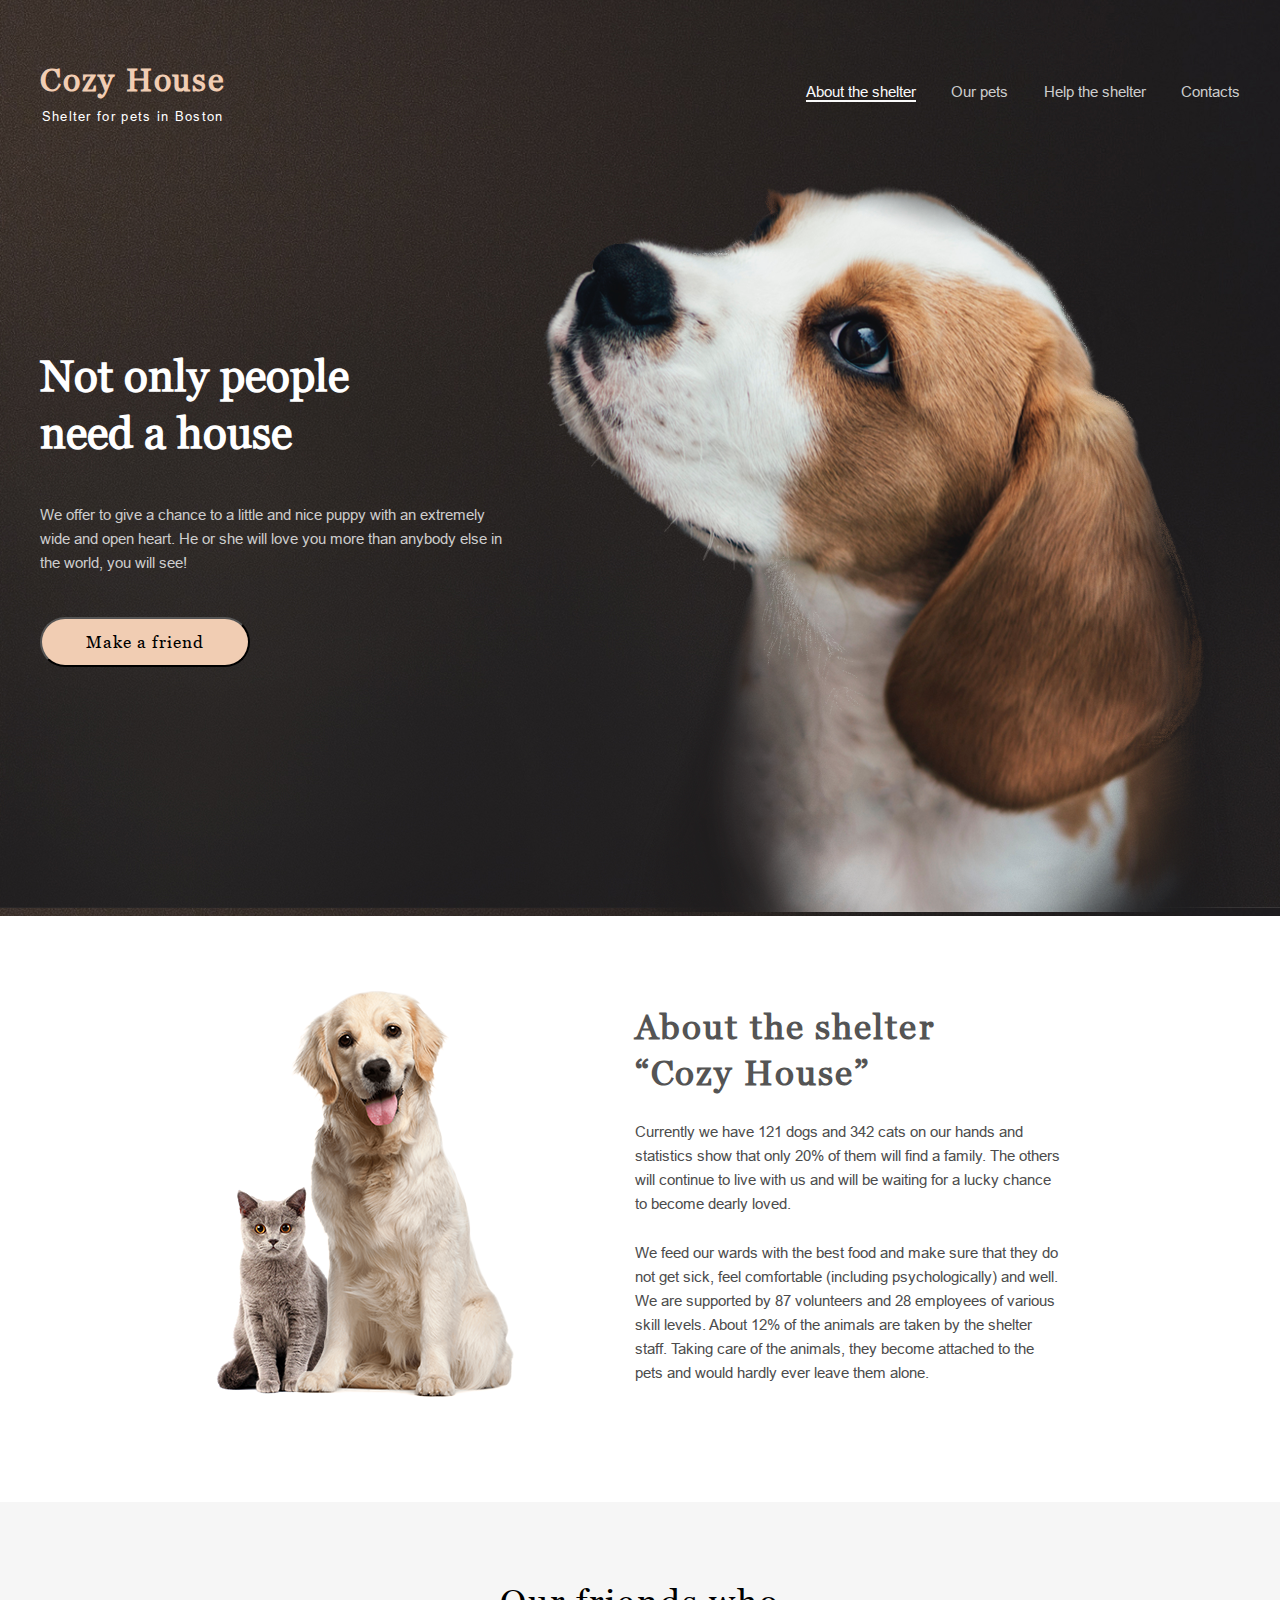
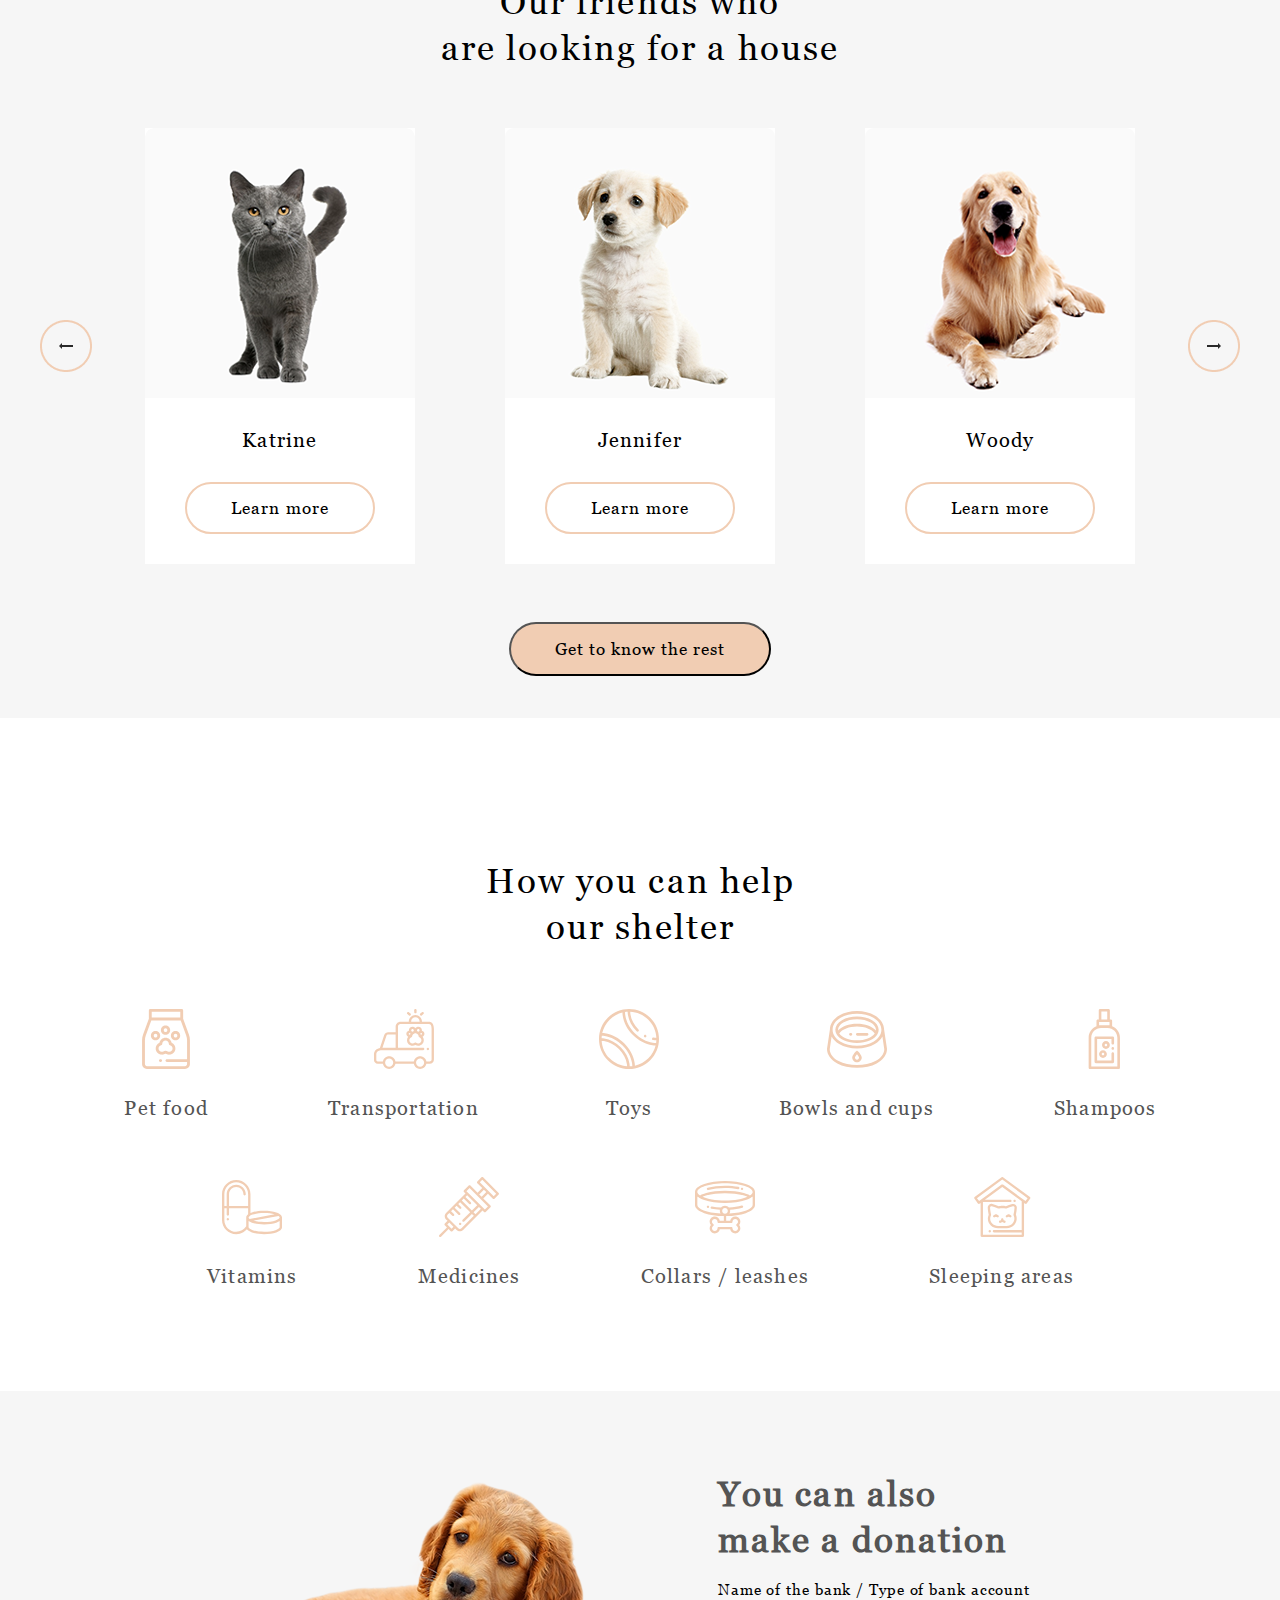
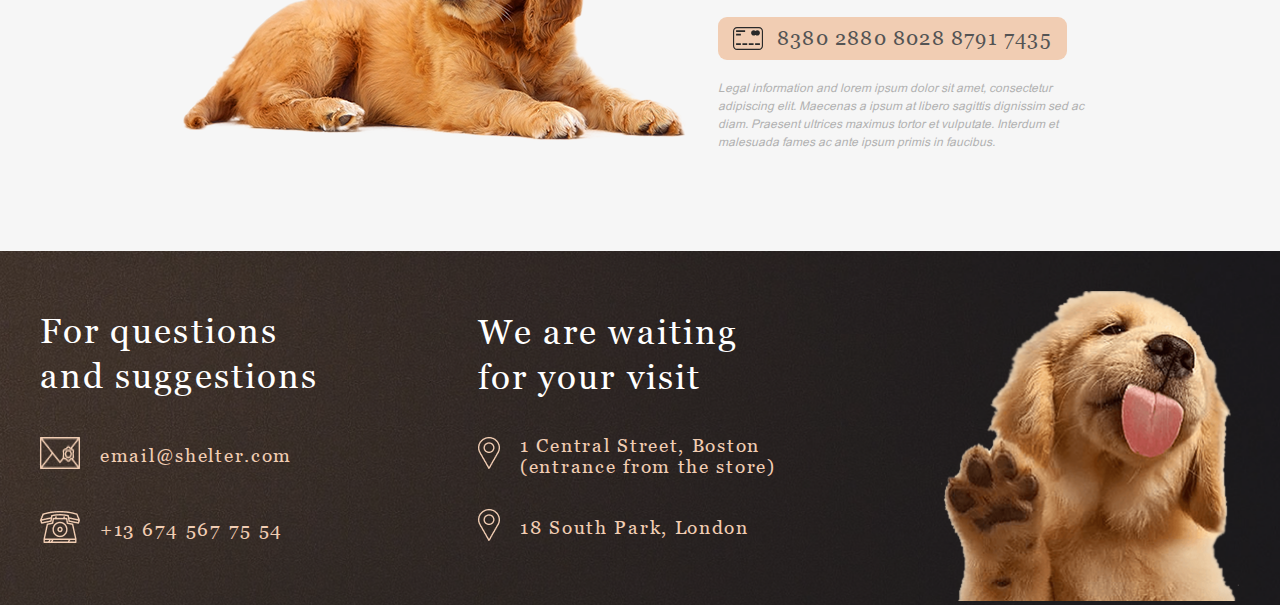
<file: pages/main/index.html>
<!DOCTYPE html>
<html lang="en">
  <head>
    <meta charset="UTF-8" />
    <meta http-equiv="X-UA-Compatible" content="IE=edge" />
    <meta name="viewport" content="width=device-width, initial-scale=1.0" />
    <link rel="stylesheet" href="style.css" />
    <title>Shelter</title>
  </head>
  <body>
    <section class="container section-main">
      <div class="dom-main-header dom-display-none">
        <nav class="dom-nav-width">
          <ul class="header-ul dom-header-ul">
            <li class="about-shelter"><a href="">About the shelter</a></li>
            <li class="hover-efects">
              <a class="dom-nav-event" href="../pets/index.html">Our pets</a>
            </li>
            <li class="hover-efects">
              <a class="dom-nav-event" href="#help-jump">Help the shelter</a>
            </li>
            <li class="hover-efects"><a class="dom-nav-event" href="#footer">Contacts</a></li>
          </ul>
        </nav>
        <div class="dom-header-dim"></div>
      </div>
      <header class="header">
        <div class="logo dom-logo">
          <a href="../main/index.html"
            ><h1 class="logo-bg">Cozy House</h1>
            <p class="logo-sm">Shelter for pets in Boston</p></a
          >
        </div>
        <img
          class="default-display-none dom-burger"
          src="../../assets/images/Burger.png"
          alt="burger icon"
        />
        <nav class="display-none-helper-mobile">
          <ul class="header-ul">
            <li class="about-shelter"><a href="">About the shelter</a></li>
            <li class="hover-efects">
              <a href="../pets/index.html">Our pets</a>
            </li>
            <li class="hover-efects">
              <a href="#help-jump">Help the shelter</a>
            </li>
            <li class="hover-efects"><a href="#footer">Contacts</a></li>
          </ul>
        </nav>
      </header>
      <main class="section-1-main">
        <article class="main-article">
          <h2 class="not-only-heading">Not only people need a house</h2>
          <p class="not-only-paragraph">
            We offer to give a chance to a little and nice puppy with an
            extremely wide and open heart. He or she will love you more than
            anybody else in the world, you will see!
          </p>
          <a href="#friends"
            ><button class="btn btn-get-to-know-make padding-make">
              Make a friend
            </button></a
          >
        </article>
        <div class="starter-puppy-wraper">
          <img
            src="../../assets/images/start-screen-puppy.png"
            alt="An image of a puppy"
          />
        </div>
      </main>
    </section>
    <section class="container section-about" id="help-shelter">
      <div class="padding-warpper">
        <img src="../../assets/images/about-pets.png" alt="" />
      </div>
      <article class="section-about-article">
        <h2 class="section-about-heading">
          About the shelter &ldquo;Cozy House&rdquo;
        </h2>
        <p class="section-about-paragraph">
          Currently we have 121 dogs and 342 cats on our hands and statistics
          show that only 20% of them will find a family. The others will
          continue to live with us and will be waiting for a lucky chance to
          become dearly loved.
        </p>
        <p class="section-about-paragraph">
          We feed our wards with the best food and make sure that they do not
          get sick, feel comfortable (including psychologically) and well. We
          are supported by 87 volunteers and 28 employees of various skill
          levels. About 12% of the animals are taken by the shelter staff.
          Taking care of the animals, they become attached to the pets and would
          hardly ever leave them alone.
        </p>
      </article>
    </section>
    <section class="section-our-friends container" id="friends">
      <p class="our-friends-paragraph">
        Our friends who <br />
        are looking for a house
      </p>
      <article class="our-friends-article">
        <img
          class="arrow-image arrow-left-grid dom-arrow-left"
          src="../../assets/images/button_arrow_left.png"
          alt="an arrow image"
        />
        <div class="our-section-flex">
          <div class="our-section-card dom-pets-box">
            <img src="../../assets/images/pets-katrine.png" alt="" />
            <p>Katrine</p>
            <button class="btn btn-card">Learn more</button>
          </div>
          <div class="our-section-card display-none-helper-mobile dom-pets-box">
            <img src="../../assets/images/pets-jennifer.png" alt="" />
            <p>Jennifer</p>
            <button class="btn btn-card">Learn more</button>
          </div>
          <div
            class="our-section-card display-none-helper-tablet display-none-helper-mobile dom-pets-box"
          >
            <img src="../../assets/images/pets-woody.png" alt="" />
            <p>Woody</p>
            <button class="btn btn-card">Learn more</button>
          </div>
        </div>
        <img
          class="arrow-image arrow-right-grid dom-arrow-right"
          src="../../assets/images/button_arrow_right.png"
          alt="an arrow image"
        />
      </article>
      <a href="../../pages/pets/index.html">
        <button class="btn btn-get-to-know-make">
          Get to know the rest
        </button></a
      >
    </section>
    <section class="section-help-us container" id="help-jump">
      <p class="help-us-paragraph">
        How you can help <br />
        our shelter
      </p>
      <div class="help-us-images-first">
        <div>
          <img
            src="../../assets/images/icon-pet-food.svg"
            alt="picutre of a pet food"
          />
          <p>Pet food</p>
        </div>
        <div>
          <img
            src="../../assets/images/icon-transportation.svg"
            alt="picture of a car"
          />
          <p>Transportation</p>
        </div>
        <div>
          <img
            src="../../assets/images/icon-toys.svg"
            alt="picture of a dog toy"
          />
          <p>Toys</p>
        </div>
        <div>
          <img
            src="../../assets/images/icon-bowls-and-cups.svg"
            alt="image of a bowl and a cup"
          />
          <p>Bowls and cups</p>
        </div>
        <div>
          <img
            src="../../assets/images/icon-shampoos.svg"
            alt="image of a dog Shampoos"
          />
          <p>Shampoos</p>
        </div>
        <div>
          <img
            src="../../assets/images/icon-vitamins.svg"
            alt="image of a dog vitamin"
          />
          <p>Vitamins</p>
        </div>
        <div>
          <img
            src="../../assets/images/icon-medicines.svg"
            alt="image of a medicine"
          />
          <p>Medicines</p>
        </div>
        <div>
          <img
            src="../../assets/images/icon-collars-leashes.svg"
            alt="image of a collars Lashes"
          />
          <p>Collars / leashes</p>
        </div>
        <div>
          <img
            src="../../assets/images/icon-sleeping-area.svg"
            alt="image of a pet house"
          />
          <p>Sleeping areas</p>
        </div>
      </div>
    </section>
    <section class="section-donation container">
      <main class="section-donation-main">
        <div class="brown-dog-wrapper">
          <img
            src="../../assets/images/donation-dog.png"
            alt="image of a brown dog"
          />
        </div>
        <div class="donation-information">
          <h3 class="section-donation-heading">
            You can also <br />
            make a donation
          </h3>
          <p class="section-donation-paragraph">
            Name of the bank / Type of bank account
          </p>
          <div class="credit-card-div">
            <img
              src="../../assets/images/credit-card.svg"
              alt="icon of a credit card"
            />
            <p class="credit-card-number"><a>8380 2880 8028 8791 7435</a></p>
          </div>
          <p class="legal-text">
            Legal information and lorem ipsum dolor sit amet, consectetur
            adipiscing elit. Maecenas a ipsum at libero sagittis dignissim sed
            ac diam. Praesent ultrices maximus tortor et vulputate. Interdum et
            malesuada fames ac ante ipsum primis in faucibus.
          </p>
        </div>
      </main>
    </section>
    <footer class="footer container" id="footer">
      <div class="footer-cards-wrapper">
        <div class="footer-card">
          <h3>For questions and suggestions</h3>
          <div>
            <a href="mailto:amail@shelter.com">
              <img
                class="phone-email-img"
                src="../../assets/images/mail.png"
                alt="icon of email"
            /></a>
            <a href="mailto:amail@shelter.com"><p>email@shelter.com</p></a>
          </div>
          <div>
            <a href="tel:+13 674 567 75 54">
              <img
                class="phone-email-img"
                src="../../assets/images/phone.png"
                alt="icon phone"
            /></a>
            <a href="tel:+13 674 567 75 54"><p>+13 674 567 75 54</p></a>
          </div>
        </div>
        <div class="footer-card-2">
          <h3 class="margin-bottom-big">We are waiting for your visit</h3>
          <div class="margin-bottom-medium">
            <a
              href="https://www.google.com/maps/place/%E1%83%91%E1%83%94%E1%83%A0%E1%83%9B%E1%83%A3%E1%83%93%E1%83%90/@32.3192794,-64.8364403,12z/data=!3m1!4b1!4m5!3m4!1s0x8a2d139e8668b0a5:0x3cdffdc72c99b8bc!8m2!3d32.3178927!4d-64.7370243"
              target="_blank"
            >
              <img
                class="pin-img"
                src="../../assets/images/pin.png"
                alt="pin icon"
            /></a>
            <a
              href="https://www.google.com/maps/place/%E1%83%91%E1%83%94%E1%83%A0%E1%83%9B%E1%83%A3%E1%83%93%E1%83%90/@32.3192794,-64.8364403,12z/data=!3m1!4b1!4m5!3m4!1s0x8a2d139e8668b0a5:0x3cdffdc72c99b8bc!8m2!3d32.3178927!4d-64.7370243"
              target="_blank"
              ><p>1 Central Street, Boston (entrance from the store)</p></a
            >
          </div>
          <div>
            <a
              href="https://www.google.com/maps/place/%E1%83%91%E1%83%94%E1%83%A0%E1%83%9B%E1%83%A3%E1%83%93%E1%83%90/@32.3192794,-64.8364403,12z/data=!3m1!4b1!4m5!3m4!1s0x8a2d139e8668b0a5:0x3cdffdc72c99b8bc!8m2!3d32.3178927!4d-64.7370243"
              target="_blank"
            >
              <img
                class="pin-img"
                src="../../assets/images/pin.png"
                alt="pin icon"
            /></a>
            <a
              href="https://www.google.com/maps/place/%E1%83%91%E1%83%94%E1%83%A0%E1%83%9B%E1%83%A3%E1%83%93%E1%83%90/@32.3192794,-64.8364403,12z/data=!3m1!4b1!4m5!3m4!1s0x8a2d139e8668b0a5:0x3cdffdc72c99b8bc!8m2!3d32.3178927!4d-64.7370243"
              target="_blank"
            >
              <p>18 South Park, London</p></a
            >
          </div>
        </div>
      </div>
      <div class="img-test-wrapper">
        <img
          class="img-test"
          src="../../assets/images/footer-puppy.png"
          alt="picture of a cute dog"
        />
      </div>
    </footer>
    <script src="./script.js"></script>
  </body>
</html>
</file>
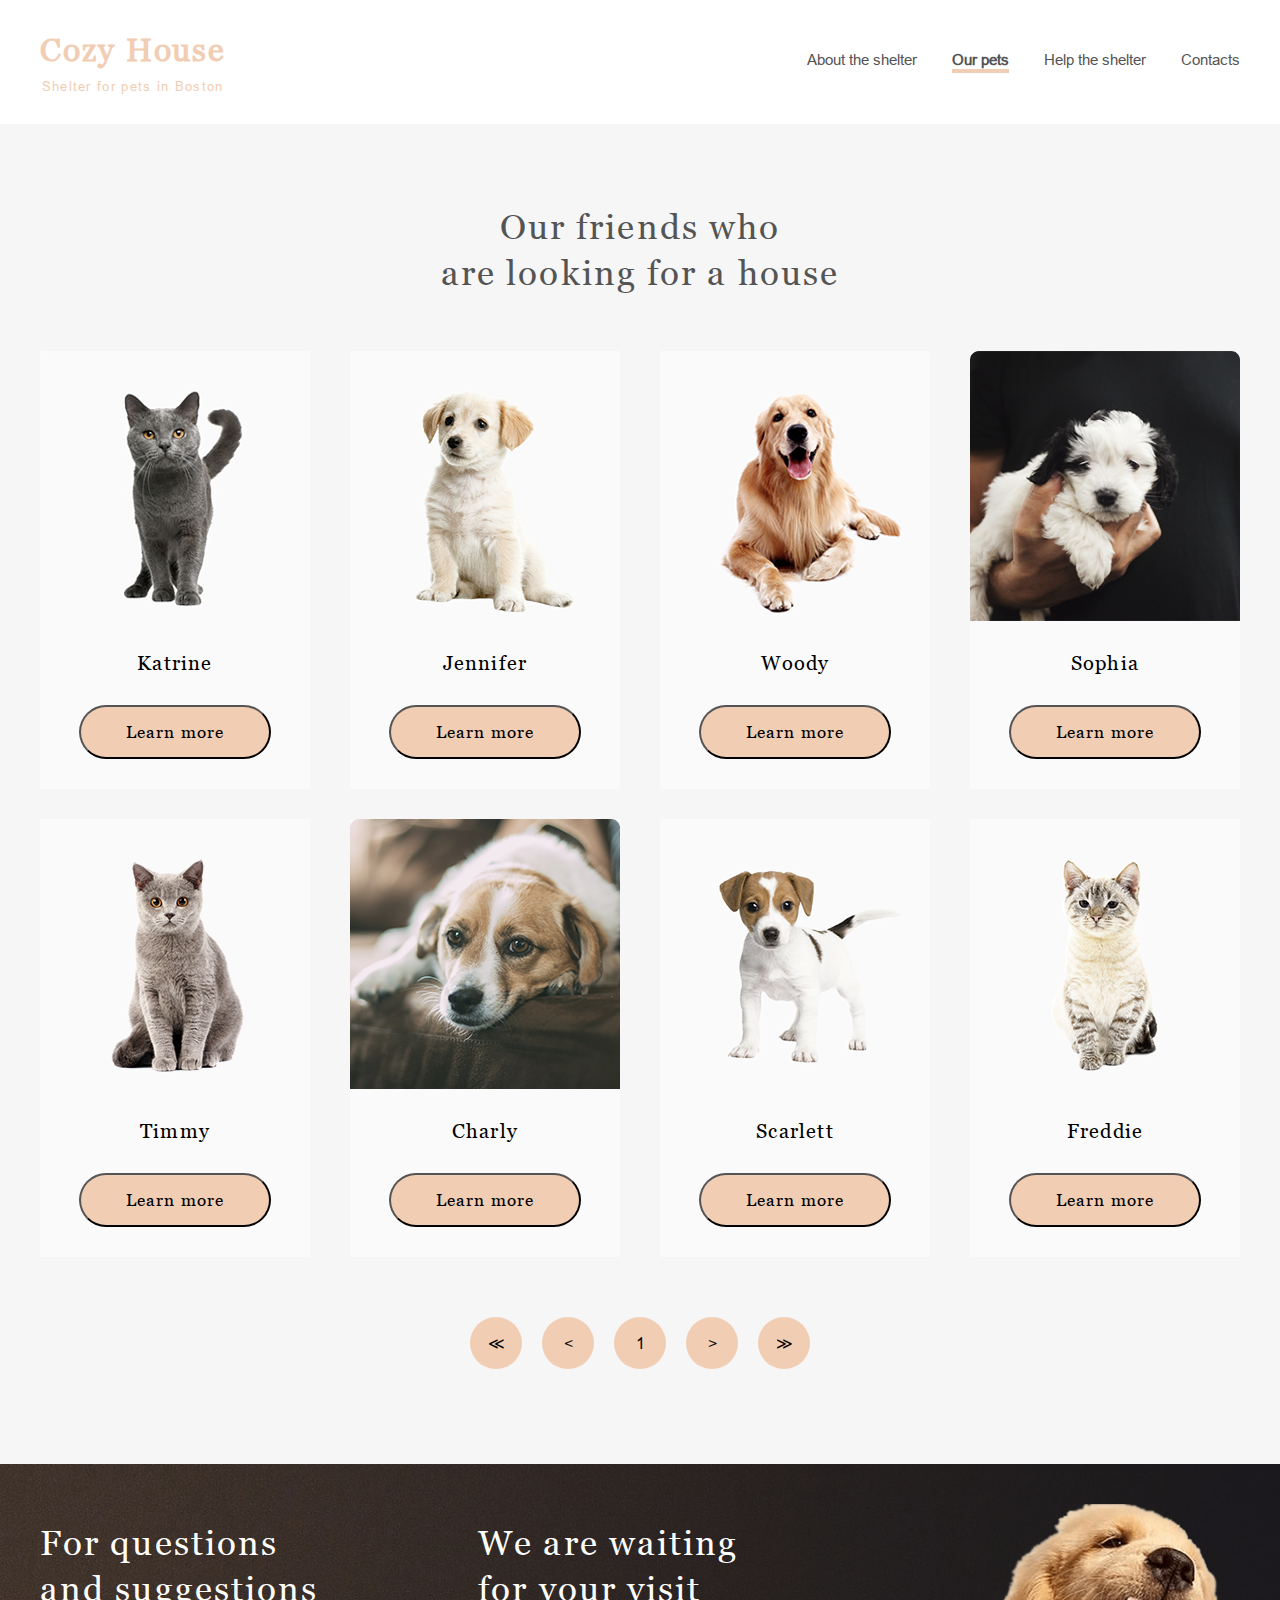
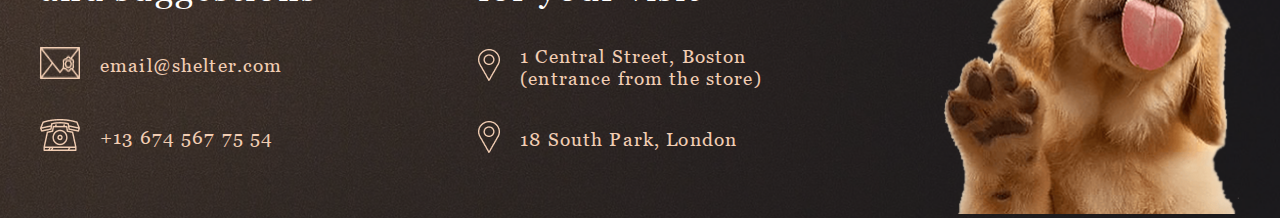
<file: pages/pets/index.html>
<!DOCTYPE html>
<html lang="en">
  <head>
    <meta charset="UTF-8" />
    <meta http-equiv="X-UA-Compatible" content="IE=edge" />
    <meta name="viewport" content="width=device-width, initial-scale=1.0" />
    <link rel="stylesheet" href="style.css" />
    <title>Document</title>
  </head>
  <body>
    <header class="header container"> 
      <div class="dom-main-header dom-display-none">
        <nav class="dom-nav-width">
          <ul class="header-ul dom-header-ul">
            <li class="about-shelter"><a href="../main/index.html#help-shelter">About the shelter</a></li>
            <li class="hover-efects dom-nav-event">
              <a href="../pets/index.html">Our pets</a>
            </li>
            <li class="hover-efects dom-nav-event">
              <a href="#help-jump">Help the shelter</a>
            </li>
            <li class="hover-efects dom-nav-event"><a href="#footer">Contacts</a></li>
          </ul>
        </nav>
        <div class="dom-header-dim"></div>
      </div>
      <div class="logo dom-logo">
        <a href="../main/index.html"
          ><h1 class="logo-bg">Cozy House</h1>
          <p class="logo-sm">Shelter for pets in Boston</p></a
        >
      </div>
      <img
        class="default-display-none dom-burger"
        src="../../assets/images/Burger.png"
        alt="burger icon"
      />
      <nav class="display-none-helper-mobile">
        <ul class="header-ul">
          <li class="about-shelter hover-efects">
            <a href="../main/index.html#help-shelter">About the shelter</a>
          </li>
          <li class="our-pets">
            <a href="../pets/index.html">Our pets</a>
          </li>
          <li class="hover-efects">
            <a href="../main/index.html#help-jump">Help the shelter</a>
          </li>
          <li class="hover-efects"><a href="#footer">Contacts</a></li>
        </ul>
      </nav>
    </header>
    <section class="our-pets-friends container">
      <p class="our-pets-heading">
        Our friends who <br />
        are looking for a house
      </p>
      <article class="our-pets-article">
        <div class="our-section-card dom-not-box dom-pets-box">
          <img src="../../assets/images/pets-katrine.png" alt="" />
          <p>Katrine</p>
          <button class="btn btn-card">Learn more</button>
        </div>
        <div class="our-section-card dom-not-box dom-pets-box">
          <img src="../../assets/images/pets-jennifer.png" alt="" />
          <p>Jennifer</p>
          <button class="btn btn-card">Learn more</button>
        </div>
        <div class="our-section-card dom-not-box dom-pets-box">
          <img src="../../assets/images/pets-woody.png" alt="" />
          <p>Woody</p>
          <button class="btn btn-card">Learn more</button>
        </div>
        <div class="our-section-card display-none-helper-mobile dom-not-box dom-pets-box">
          <img src="../../assets/images/pets-sophia.png" alt="" />
          <p>Sophia</p>
          <button class="btn btn-card">Learn more</button>
        </div>
        <div class="our-section-card display-none-helper-mobile dom-not-box dom-pets-box">
          <img src="../../assets/images/pets-timmy.png" alt="" />
          <p>Timmy</p>
          <button class="btn btn-card">Learn more</button>
        </div>
        <div class="our-section-card display-none-helper-mobile dom-not-box dom-pets-box">
          <img src="../../assets/images/pets-charly.png" alt="" />
          <p>Charly</p>
          <button class="btn btn-card">Learn more</button>
        </div>
        <div
          class="our-section-card helper-dissapear-tablet display-none-helper-mobile dom-not-box dom-pets-box"
        >
          <img src="../../assets/images/pets-scarlet.png" alt="" />
          <p>Scarlett</p>
          <button class="btn btn-card">Learn more</button>
        </div>
        <div
          class="our-section-card helper-dissapear-tablet display-none-helper-mobile dom-not-box dom-pets-box"
        >
          <img src="../../assets/images/pets-freddie.png" alt="" />
          <p>Freddie</p>
          <button class="btn btn-card">Learn more</button>
        </div>
      </article>
      <div class="icons-div">
        <button>
          <div class="new-guest pointer-button dom-double-minus arrow-disable">
            <p>&#8810;</p>
          </div>
        </button>
        <button>
          <div class="new-guest pointer-button dom-pagination-minus arrow-disable">
            <p>&#60;</p>
          </div>
        </button>
        <button>
          <div class="new-guest pointer-button dom-pagination-button">
            <p>1</p>
          </div>
        </button>
        <button>
          <div class="new-guest pointer-button dom-pointer-button">
            <p>&#62;</p>
          </div>
        </button>
        <button>
          <div class="new-guest pointer-button dom-double-arrow-plus">
            <p>&#8811;</p>
          </div>
        </button>
      </div>
    </section>
    <footer class="footer container" id="footer">
      <div class="footer-cards-wrapper">
        <div class="footer-card">
          <h3>For questions and suggestions</h3>
          <div>
            <a href="mailto:amail@shelter.com">
              <img
                class="phone-email-img"
                src="../../assets/images/mail.png"
                alt="icon of email"
            /></a>
            <a href="mailto:amail@shelter.com"><p>email@shelter.com</p></a>
          </div>
          <div>
            <a href="tel:+13 674 567 75 54">
              <img
                class="phone-email-img phone-img"
                src="../../assets/images/phone.png"
                alt="icon phone"
            /></a>
            <a href="tel:+13 674 567 75 54"><p>+13 674 567 75 54</p></a>
          </div>
        </div>
        <div class="footer-card-2">
          <h3 class="margin-bottom-big">We are waiting for your visit</h3>
          <div class="margin-bottom-medium">
            <a
              href="https://www.google.com/maps/place/%E1%83%91%E1%83%94%E1%83%A0%E1%83%9B%E1%83%A3%E1%83%93%E1%83%90/@32.3192794,-64.8364403,12z/data=!3m1!4b1!4m5!3m4!1s0x8a2d139e8668b0a5:0x3cdffdc72c99b8bc!8m2!3d32.3178927!4d-64.7370243"
              target="_blank"
            >
              <img
                class="pin-img"
                src="../../assets/images/pin.png"
                alt="pin icon"
            /></a>
            <a
              href="https://www.google.com/maps/place/%E1%83%91%E1%83%94%E1%83%A0%E1%83%9B%E1%83%A3%E1%83%93%E1%83%90/@32.3192794,-64.8364403,12z/data=!3m1!4b1!4m5!3m4!1s0x8a2d139e8668b0a5:0x3cdffdc72c99b8bc!8m2!3d32.3178927!4d-64.7370243"
              target="_blank"
              ><p>1 Central Street, Boston (entrance from the store)</p></a
            >
          </div>
          <div>
            <a
              href="https://www.google.com/maps/place/%E1%83%91%E1%83%94%E1%83%A0%E1%83%9B%E1%83%A3%E1%83%93%E1%83%90/@32.3192794,-64.8364403,12z/data=!3m1!4b1!4m5!3m4!1s0x8a2d139e8668b0a5:0x3cdffdc72c99b8bc!8m2!3d32.3178927!4d-64.7370243"
              target="_blank"
            >
              <img
                class="pin-img"
                src="../../assets/images/pin.png"
                alt="pin icon"
            /></a>
            <a
              href="https://www.google.com/maps/place/%E1%83%91%E1%83%94%E1%83%A0%E1%83%9B%E1%83%A3%E1%83%93%E1%83%90/@32.3192794,-64.8364403,12z/data=!3m1!4b1!4m5!3m4!1s0x8a2d139e8668b0a5:0x3cdffdc72c99b8bc!8m2!3d32.3178927!4d-64.7370243"
              target="_blank"
            >
              <p>18 South Park, London</p></a
            >
          </div>
        </div>
      </div>
      <div class="img-test-wrapper">
        <img
          class="img-test"
          src="../../assets/images/footer-puppy.png"
          alt="picture of a cute dog"
        />
      </div>
      <div class="dom-arrow-left dom-arrow-right" style="display: none;"></div>
    </footer>
    <script src="../main/script.js"></script>
    <script src="./script.js" ></script>
  </body>
</html>
</file>
<file: pages/main/style.css>
/* Start of General */
@font-face {
  font-family: Arial;
  src: url(../../assets/fonts/ARIAL.ttf);
}

@font-face {
  font-family: Georgia;
  src: url(../../assets/fonts/Georgia.ttf);
}

* {
  margin: 0;
  padding: 0;
  box-sizing: border-box;
  text-decoration: none;
  list-style: none;
}

html {
  font-size: 62.5%;
}

body {
  background-color: #ffd7ba;
  font-size: 1.6rem;
}

img {
  max-width: 100%;
}

.li-none {
  list-style: none;
}

.container {
  max-width: 1280px;
  margin: 0 auto;
}

.default-display-none {
  display: none;
}

.btn {
  background-color: #f1cdb3;
  border-radius: 10rem;
  padding: 1.3rem 4.4rem;
  font-size: 1.7rem;
  letter-spacing: 0.06em;
  font-family: Georgia, "Times New Roman", Times, serif;
  cursor: pointer;
  transition: transform 0.2s ease-in;
}

.btn.btn-get-to-know-make.padding-make {
  padding: 1.3rem 4.4rem;
}

.margin-bottom-small {
  margin-bottom: 2.5rem;
}

.margin-bottom-medium {
  margin-bottom: 3.2rem;
}

.margin-bottom-big {
  margin-bottom: 3.4rem;
}

/* End of General */

.section-main {
  background-image: url("../../assets/images/start-screen-background.jpg");
  padding: 6rem 4rem 0 4rem;
}

.header {
  display: flex;
  justify-content: space-between;
  align-items: center;
}

.header-ul {
  display: flex;
  gap: 3.55rem;
}

.header-ul li a {
  color: #cdcdcd;
  font-size: 1.5rem;
  font-family: Arial, Helvetica, sans-serif;
}

.header-ul .about-shelter a {
  border-bottom: 2px solid #fafafa;
  color: #fafafa;
}

.hover-efects a:active,
.hover-efects a:hover {
  color: rgb(207, 115, 115);
}

.logo-bg {
  color: #f1cdb3;
  font-size: 3.2rem;
  letter-spacing: 0.06em;
  font-family: Georgia, "Times New Roman", Times, serif;
}

.logo-sm {
  font-family: Arial, Helvetica, sans-serif;
  color: #fff;
  margin-top: 1rem;
  font-size: 1.3rem;
  letter-spacing: 0.1em;
  text-align: center;
}

.section-1-main {
  display: flex;
  gap: 3.2rem;
  margin-top: 6rem;
  align-items: flex-start;
}

.main-article {
  display: flex;
  flex-direction: column;
  align-items: flex-start;
  gap: 4.2rem;
  margin-top: 16.3rem;
  max-width: 47rem;
}

.not-only-heading {
  font-size: 4.4rem;
  width: 70%;
  color: #fff;
  font-family: Georgia, "Times New Roman", Times, serif;
  line-height: 130%;
}

.not-only-paragraph {
  line-height: 160%;
  color: #cdcdcd;
  font-size: 1.5rem;
  font-family: Arial, Helvetica, sans-serif;
}

.section-about {
  display: flex;
  justify-content: center;
  gap: 12rem;
  background-color: #fff;
  padding: 7.4rem 4rem 10rem 4rem;
}

.section-about-article {
  display: flex;
  flex-direction: column;
  gap: 2.5rem;
  max-width: 43rem;
  padding-top: 1.4rem;
}

.section-about-heading {
  font-family: Georgia, "Times New Roman", Times, serif;
  color: #545454;
  font-size: 3.5rem;
  line-height: 130%;
  letter-spacing: 0.06em;
  width: 90%;
}

.section-about-paragraph {
  font-size: 1.5rem;
  color: #4c4c4c;
  line-height: 160%;
  font-family: Arial, Helvetica, sans-serif;
  padding: 0;
}

.section-our-friends {
  display: flex;
  flex-direction: column;
  align-items: center;
  gap: 5.8rem;
  padding: 7.7rem 1rem 4.2rem 1rem;
  background-color: #f6f6f6;
}

.our-friends-article {
  display: flex;
  align-items: center;
  gap: 5.3rem;
}

.arrow-image {
  width: 5.2rem;
  height: 5.2rem;
  cursor: pointer;
  transition: transform 0.2s ease-in;
}

.arrow-image:hover {
  transform: translateY(-1.5rem);
}

.our-section-flex {
  display: flex;
  gap: 9rem;
}

.our-friends-paragraph {
  font-family: Georgia, "Times New Roman", Times, serif;
  font-weight: 400;
  font-size: 3.5rem;
  line-height: 130%;
  letter-spacing: 0.06em;
  text-align: center;
}

.our-section-card {
  display: flex;
  flex-direction: column;
  align-items: center;
  gap: 3rem;
  cursor: pointer;
  background-color: #fff;
  padding-bottom: 3rem;
}

.our-section-card:hover > .btn-card {
  background-color: rgb(187, 237, 237);
}

.our-section-card:hover {
  background-color: #f6f6f6;
}

.our-section-card p {
  font-family: Georgia, "Times New Roman", Times, serif;
  font-size: 2rem;
  letter-spacing: 0.06em;
}

.btn-card {
  font-family: Georgia, "Times New Roman", Times, serif;
  letter-spacing: 0.06em;
  line-height: 130%;
  background-color: #fff;
  border: 2px solid #f1cdb3;
}

.btn-get-to-know-make:hover {
  transform: translateY(-1.5rem);
}

.btn-card:hover {
  transform: translateY(-1.5rem);
}

.section-help-us {
  background-color: #fff;
  padding: 14rem 3.9rem 4.8rem 4rem;
}

.help-us-images-first {
  display: flex;
  flex-wrap: wrap;
  justify-content: center;
  column-gap: 10%;
  margin-bottom: 5.5rem;
  row-gap: 5.7rem;
}

.help-us-images-first div {
  display: flex;
  flex-direction: column;
  align-items: center;
  justify-content: center;
  gap: 2.8rem;
}

.help-us-images-first div p {
  font-family: Georgia, "Times New Roman", Times, serif;
  font-weight: 400;
  font-size: 2rem;
  line-height: 115%;
  letter-spacing: 0.06em;
  color: #545454;
}

.help-us-paragraph {
  margin-bottom: 6rem;
  text-align: center;
  font-weight: 400;
  font-family: Georgia, "Times New Roman", Times, serif;
  font-size: 3.5rem;
  line-height: 130%;
  letter-spacing: 0.06em;
}

.section-donation {
  padding: 8rem 18.2rem 10rem 18.3rem;
  background-color: #f6f6f6;
}

.section-donation-main {
  display: flex;
  gap: 3rem;
  align-items: center;
}

.credit-card-div {
  display: flex;
  gap: 1.4rem;
  align-items: center;
  background-color: #f1cdb3;
  padding: 1rem 1.5rem;
  border-radius: 9px;
  cursor: pointer;
  transition: transform 0.2s ease-in;
}

.brown-dog-wrapper {
  max-width: 50.5rem;
  padding: 0.5rem 0 0 0;
}

.credit-card-div:hover {
  transform: translateY(-0.5rem);
}

.donation-information {
  display: flex;
  align-items: flex-start;
  flex-direction: column;
  gap: 1.9rem;
  max-width: 38rem;
}

.section-donation-heading {
  font-size: 3.5rem;
  font-family: Georgia, "Times New Roman", Times, serif;
  line-height: 130%;
  letter-spacing: 0.06em;
  color: #545454;
}

.section-donation-paragraph {
  font-weight: 400;
  font-size: 1.5rem;
  font-family: Georgia, "Times New Roman", Times, serif;
  line-height: 110%;
  letter-spacing: 0.06em;
}

.credit-card-number {
  font-family: Georgia, "Times New Roman", Times, serif;
  font-size: 2rem;
  color: #545454;
  line-height: 115%;
  letter-spacing: 0.06em;
}

.legal-text {
  font-family: Arial, Helvetica, sans-serif;
  font-size: 1.2rem;
  font-weight: 400;
  color: #b2b2b2;
  font-style: italic;
  line-height: 150%;
}

/* Footer */

.footer {
  background-image: url("../../assets/images/footer-background.png");
  background-size: cover;
  padding: 4rem 4rem 0 4rem;
  display: flex;
  justify-content: center;
  gap: 16rem;
}

.footer h3 {
  font-size: 3.5rem;
  color: #fff;
  font-weight: 400;
  font-family: Georgia, "Times New Roman", Times, serif;
  line-height: 130%;
  letter-spacing: 0.059em;
}

.footer p {
  color: #f1cdb3;
  font-size: 1.9rem;
  line-height: 115%;
  font-family: Georgia, "Times New Roman", Times, serif;
  letter-spacing: 0.09em;
  max-width: 26rem;
}

.footer-card {
  display: flex;
  flex-direction: column;
  gap: 3.8rem;
  margin-top: 1.7rem;
  max-width: 27.8rem;
}

.footer-card div {
  display: flex;
  align-items: center;
  gap: 2rem;
}

.footer-card-2 {
  display: flex;
  flex-direction: column;
  margin-top: 1.8rem;
  max-width: 30.2rem;
}

.footer-card-2 div {
  display: flex;
  align-items: center;
  gap: 2rem;
}

.pin-img {
  width: 2.2rem;
  height: 3.2rem;
}

.phone-email-img {
  width: 4rem;
  height: 3.2rem;
}

.footer-cards-wrapper {
  display: flex;
  gap: 16rem;
}

.btn-get-to-know-make {
  padding: 1.5rem 4.4rem 1.5rem 4.4rem;
}

/* Footer ends here */

@media (min-width: 767px) and (max-width: 1279px) {
  .section-main {
    background-image: url("../../assets/images/start-screen-background.jpg");
    padding: 3rem 3rem 0 3rem;
  }
  .section-1-main {
    display: flex;
    flex-direction: column;
    align-items: center;
    gap: 3.2rem;
    margin-top: 6rem;
  }

  .header {
    display: flex;
    align-items: center;
    gap: 8.1rem;
  }

  .header-ul {
    display: flex;
    gap: 3.5rem;
  }

  .logo-sm {
    font-family: Arial, Helvetica, sans-serif;
    color: #fff;
    margin-top: 0.8rem;
    font-size: 1.3rem;
    letter-spacing: 0.1em;
    text-align: center;
  }

  .main-article {
    display: flex;
    flex-direction: column;
    align-items: flex-start;
    gap: 4.2rem;
    margin-top: 0;
    max-width: 46rem;
    margin-bottom: 6.4rem;
  }

  .starter-puppy-wraper {
    padding: 0 0 0 13.9rem;
  }

  .section-about-article {
    display: flex;
    flex-direction: column;
    gap: 2.4rem;
    max-width: 43rem;
    padding: 0;
  }

  .btn {
    background-color: #f1cdb3;
    border-radius: 10rem;
    padding: 1.5rem 4.5rem;
    font-size: 1.7rem;
    letter-spacing: 0.06em;
    font-family: Georgia, "Times New Roman", Times, serif;
    cursor: pointer;
    transition: transform 0.2s ease-in;
  }

  .section-about {
    display: flex;
    flex-direction: column-reverse;
    justify-content: center;
    align-items: center;
    gap: 8rem;
    background-color: #fff;
    padding: 8.3rem 16.6rem 10rem 16.5rem;
  }

  .display-none-helper-tablet {
    display: none;
  }

  .help-us-images-first {
    display: grid;
    grid-template-columns: 1fr 1fr 1fr;
    column-gap: 6rem;
    row-gap: 5.5rem;
    margin-bottom: 0;
    justify-items: center;
  }

  .section-donation-main {
    display: flex;
    flex-direction: column-reverse;
    gap: 5.4rem;
    max-width: 50.5rem;
    margin: 0 auto;
  }

  .section-our-friends {
    display: flex;
    flex-direction: column;
    align-items: center;
    gap: 5.8rem;
    padding: 7.5rem 3rem 10rem 3rem;
    background-color: #f6f6f6;
  }

  .our-section-flex {
    display: flex;
    gap: 4rem;
  }

  .our-friends-article {
    display: flex;
    align-items: center;
    gap: 1.2rem;
  }

  .section-help-us {
    background-color: #fff;
    padding: 8rem 6.9rem 10rem 6.9rem;
  }

  .help-us-images-first div {
    display: flex;
    flex-direction: column;
    align-items: center;
    justify-content: center;
    gap: 2.86rem;
  }

  .section-donation {
    padding: 8.3rem 13.2rem 9.6rem 13.1rem;
    background-color: #f6f6f6;
  }

  .footer {
    background-image: url("../../assets/images/footer-background.png");
    background-size: cover;
    padding: 3rem 4rem 0 4rem;
    display: flex;
    flex-wrap: wrap;
    justify-content: center;
    gap: 6.2rem;
  }

  .footer-cards-wrapper {
    display: flex;
    gap: 6.1rem;
  }

  .footer-card {
    display: flex;
    flex-direction: column;
    gap: 3.8rem;
    margin-top: 0;
    max-width: 27.8rem;
  }

  .footer-card-2 {
    display: flex;
    flex-direction: column;
    margin-top: 0rem;
    max-width: 30.2rem;
  }

  .donation-information {
    display: flex;
    align-items: flex-start;
    flex-direction: column;
    gap: 1.99rem;
    max-width: 38rem;
  }
}

@media (max-width: 767px) {
  .display-none-helper-mobile {
    display: none;
  }

  .default-display-none {
    display: inline-block;
  }

  .header {
    display: flex;
    justify-content: space-around;
    align-items: center;
  }

  .section-main {
    background-image: url("../../assets/images/start-screen-background.jpg");
    padding: 4.6rem 1rem 0 1rem;
  }

  .not-only-heading {
    font-size: 2.5rem;
    max-width: 30rem;
    color: #fff;
    font-family: Georgia, "Times New Roman", Times, serif;
    line-height: 130%;
    letter-spacing: 0.06em;
  }

  .section-1-main {
    display: flex;
    align-items: center;
    gap: 10.5rem;
    margin-top: 4.25rem;
    flex-wrap: wrap;
    justify-content: center;
  }

  .main-article {
    display: flex;
    flex-direction: column;
    gap: 4.2rem;
    margin-top: 0;
    max-width: 49rem;
    text-align: center;
    align-items: center;
  }

  .starter-puppy-wraper {
    padding: 0 0 0 4rem;
  }

  .section-about-paragraph {
    font-size: 1.5rem;
    color: #4c4c4c;
    line-height: 160%;
    font-family: Arial, Helvetica, sans-serif;
    text-align: justify;
  }

  .section-our-friends {
    display: flex;
    flex-direction: column;
    align-items: center;
    gap: 4.2rem;
    padding: 4.1rem 1rem 4.2rem 1rem;
    background-color: #f6f6f6;
  }

  .section-about {
    display: flex;
    justify-content: center;
    flex-wrap: wrap;
    gap: 3.9rem;
    background-color: #fff;
    flex-direction: column-reverse;
    padding: 3.8rem 1rem 3.6rem 1rem;
    align-items: center;
  }

  .padding-warpper {
    padding: 0 2rem 0.4rem 2rem;
  }

  .section-about-heading {
    font-family: Georgia, "Times New Roman", Times, serif;
    color: #545454;
    font-size: 2.5rem;
    line-height: 130%;
    letter-spacing: 0.06em;
    max-width: 30rem;
    text-align: center;
  }

  .help-us-images-first {
    display: grid;
    grid-template-columns: 1fr 1fr;
    grid-template-rows: repeat(5, 1fr);
    justify-items: center;
    gap: 3rem;
    margin-bottom: 0;
  }

  .help-us-images-first div p {
    font-family: Georgia, "Times New Roman", Times, serif;
    font-weight: 400;
    font-size: 1.5rem;
    line-height: 115%;
    letter-spacing: 0.06em;
    color: #545454;
  }

  .help-us-images-first div {
    display: flex;
    flex-direction: column;
    align-items: center;
    justify-content: center;
    gap: 0.9rem;
  }

  .section-help-us {
    background-color: #fff;
    padding: 4rem 1.5rem 4.2rem 1.5rem;
  }

  .section-donation {
    padding: 4.4rem 1rem 3.8rem 1rem;
    background-color: #f6f6f6;
  }

  .our-friends-article {
    display: grid;
    grid-template-columns: 1fr 1fr;
    align-items: center;
    gap: 0;
    justify-items: center;
    row-gap: 2rem;
  }

  .our-section-flex {
    grid-column: 1 / span 2;
    grid-row: 1;
  }

  .our-friends-paragraph {
    font-family: Georgia, "Times New Roman", Times, serif;
    font-weight: 400;
    font-size: 2.5rem;
    line-height: 130%;
    letter-spacing: 0.06em;
    text-align: center;
  }

  .help-us-paragraph {
    margin-bottom: 4.2rem;
    text-align: center;
    font-weight: 400;
    font-family: Georgia, "Times New Roman", Times, serif;
    font-size: 2.5rem;
    line-height: 130%;
    letter-spacing: 0.06em;
  }

  .brown-dog-wrapper {
    max-width: 50.5rem;
    padding: 0 2rem;
  }

  .footer {
    background-image: url("../../assets/images/footer-background.png");
    background-size: cover;
    padding: 2.9rem 1rem 0 1rem;
    display: flex;
    flex-wrap: wrap;
    justify-content: center;
    gap: 3.8rem;
  }

  .footer-card {
    margin-top: 0;
  }

  .footer-card-2 {
    margin-top: 0;
    max-width: 30rem;
    gap: 4rem;
  }

  .footer h3 {
    font-size: 2.5rem;
    color: #fff;
    font-weight: 400;
    font-family: Georgia, "Times New Roman", Times, serif;
    line-height: 130%;
    letter-spacing: 0.06em;
    max-width: 27rem;
    align-self: center;
  }

  .footer p {
    text-align: left;
  }

  .section-donation-main {
    display: flex;
    flex-direction: column-reverse;
    gap: 4.2rem;
    max-width: 40rem;
    margin: 0 auto;
  }

  .section-donation-heading {
    font-size: 2.5rem;
    font-family: Georgia, "Times New Roman", Times, serif;
    line-height: 130%;
    letter-spacing: 0.06em;
    color: #545454;
    text-align: center;
  }

  .section-donation-paragraph {
    font-weight: 400;
    font-size: 1.5rem;
    font-family: Georgia, "Times New Roman", Times, serif;
    line-height: 110%;
    letter-spacing: 0;
  }

  .margin-bottom-big {
    margin-bottom: 0;
  }

  .margin-bottom-medium {
    margin-bottom: 0;
  }

  .donation-information {
    display: flex;
    align-items: center;
    flex-direction: column;
    gap: 2.28rem;
    max-width: 38rem;
  }

  .credit-card-number {
    font-family: Georgia, "Times New Roman", Times, serif;
    font-size: 1.5rem;
    color: #545454;
    line-height: 115%;
    letter-spacing: 0.06em;
  }

  .legal-text {
    font-family: Arial, Helvetica, sans-serif;
    font-size: 1.2rem;
    font-weight: 400;
    color: #b2b2b2;
    font-style: italic;
    line-height: 150%;
    text-align: justify;
    padding: 0 1rem;
  }

  .footer-cards-wrapper {
    display: flex;
    text-align: center;
    flex-wrap: wrap;
    justify-content: center;
    gap: 3.5rem;
  }

  .footer-card div {
    display: flex;
    align-items: center;
    gap: 2rem;
    justify-content: center;
  }

  .footer-card-2 div {
    display: flex;
    align-items: center;
    gap: 2rem;
    justify-content: flex-start;
  }

  .img-test-wrapper {
    padding: 0 2rem;
  }

  .section-about-article {
    display: flex;
    flex-direction: column;
    gap: 2.5rem;
    max-width: 43rem;
    padding-top: 0;
    align-items: center;
  }

  .section-about-paragraph {
    font-size: 1.5rem;
    color: #4c4c4c;
    line-height: 160%;
    font-family: Arial, Helvetica, sans-serif;
    text-align: justify;
    padding: 0 1.5rem;
  }
}

/* Dom stuf */

.dom-rotate {
  transform: rotate(90deg);
}

.dom-burger,
.dom-logo {
  z-index: 1;
  transition: all 1s;
}

.dom-display-none {
  display: none;
}

.dom-main-header {
  background-color: rgba(0, 0, 0, 0.7);
  height: 100vh;
  width: 100vw;
  position: absolute;
  top: 0rem;
  right: -100%;
  animation: slide-in 0.5s forwards;
  animation-delay: 0.3s;
}

.dom-nav-width {
  width: 32rem;
  background-color: #292929;
  height: 100%;
  padding-top: 15.8rem;
  position: absolute;
  right: 0;
}

.header-ul.dom-header-ul {
  display: flex;
  flex-direction: column;
  align-items: center;
}

@-webkit-keyframes slide-in {
  100% {
    right: 0;
  }
}

@keyframes slide-in {
  100% {
    right: 0;
  }
}

/* popUpp */


.dom-main-popup {
  position: absolute;
  width: 100%;
  height: 100%;
  background-color: rgba(0, 0, 0, 0.5);
  display: flex;
  justify-content: center;
  align-items: center;
}

.dom-div-popup {
  display: flex;
  background-color: #fff;
  position: relative;
  border-radius: 10px;
  align-items: center;
}

.dom-div-child {
  max-width: 26rem;
  background-color: #fff;
  padding: 1rem 0.9rem 3.7rem 1rem;
  border-radius: 10px;
}

.dom-li {
  list-style: circle;
}

.closeDiv {
  display: flex;
  align-items: center;
  justify-content: center;
  position: absolute;
  border: 2px solid #F1CDB3;
  border-radius: 100%;
  width: 52px;
  height: 52px;
  right: -5rem;
  top: -6rem;
}


.dom-p-f {
  font-family: Georgia, 'Times New Roman', Times, serif;
  font-size: 35px;
  line-height: 130%;
  margin-bottom: 10px;
}

.dom-p-s {
  font-family: Georgia, 'Times New Roman', Times, serif;
  font-size: 20px;
  line-height: 115%;
  margin-bottom: 2rem;
}

.dom-p-t {
  font-family: Georgia, 'Times New Roman', Times, serif;
  font-size: 1.3rem;
  line-height: 110%;
  margin-bottom: 20px;
}
</file>
<file: pages/pets/style.css>
@font-face {
  font-family: Arial;
  src: url(../../assets/fonts/ARIAL.ttf);
}

@font-face {
  font-family: Georgia;
  src: url(../../assets/fonts/Georgia.ttf);
}

* {
  margin: 0;
  padding: 0;
  box-sizing: border-box;
  text-decoration: none;
  list-style: none;
}

/* img {
  width: 100%;
} */

html {
  font-size: 62.5%;
}

body {
  font-size: 1.6rem;
  background-color: #ffd7ba;
}

.container {
  max-width: 1280px;
  margin: 0 auto;
}

.default-display-none {
  display: none;
}

.header {
  display: flex;
  justify-content: space-between;
  align-items: center;
  padding: 30px 40px;
  background-color: #fff;
}

.header-ul {
  display: flex;
  gap: 3.5rem;
}

.header-ul li a {
  color: #545454;
  font-size: 1.5rem;
  font-family: Arial, Helvetica, sans-serif;
}

.hover-efects a:active,
.hover-efects a:hover {
  color: rgb(207, 115, 115);
}

.logo-bg {
  color: #545454;
  font-size: 3.2rem;
  letter-spacing: 0.06em;
  font-family: Georgia, "Times New Roman", Times, serif;
}

.logo-sm {
  font-family: Arial, Helvetica, sans-serif;
  color: #292929;
  margin-top: 1rem;
  font-size: 1.3rem;
  letter-spacing: 0.1em;
  text-align: center;
}

.our-pets {
  border-bottom: 4px solid #f1cdb3;
  font-weight: 600;
}

.our-pets-heading {
  font-family: Georgia, "Times New Roman", Times, serif;
  font-weight: 400;
  font-size: 3.5rem;
  line-height: 130%;
  letter-spacing: 0.06em;
  text-align: center;
  color: #545454;
  margin-bottom: 41px;
}

.our-pets-friends {
  padding: 8rem 4rem 9.5rem 4rem;
  background-color: #f6f6f6;
}

.our-section-card {
  display: flex;
  flex-direction: column;
  align-items: center;
  gap: 3rem;
  cursor: pointer;
  background-color: #fafafa;
  padding-bottom: 3rem;
}

.our-section-card:hover > .btn-card {
  background-color: rgb(187, 237, 237);
}

.our-section-card:hover {
  background-color: #f6f6f6;
}

.our-section-card p {
  font-family: Georgia, "Times New Roman", Times, serif;
  font-size: 2rem;
  letter-spacing: 0.06em;
}

.btn {
  background-color: #f1cdb3;
  border-radius: 10rem;
  padding: 1.5rem 4.5rem;
  font-size: 1.7rem;
  letter-spacing: 0.06em;
  font-family: Georgia, "Times New Roman", Times, serif;
  display: inline-block;
  cursor: pointer;
  transition: transform 0.2s ease-in;
}

.our-pets-article {
  display: grid;
  grid-template: repeat(2, 1fr) / repeat(4, 1fr);
  row-gap: 30px;
  column-gap: 40px;
  padding: 15px 0;
  margin-bottom: 45px;
}

.new-guest {
  width: 52px;
  height: 52px;
  border-radius: 50%;
  background-color: #f1cdb3;
  display: flex;
  align-items: center;
  justify-content: center;
  font-size: 16px;
}

.arrow-disable:hover {
  transform: translateY(0) !important;
  cursor: not-allowed;
}

.icons-div {
  display: flex;
  gap: 20px;
  justify-content: center;
}

.icons-div button {
  border: none;
  border-radius: 100px;
  background-color: inherit;
}

.pointer-button {
  cursor: pointer;
  transition: all 0.3s;
}

.pointer-button:hover {
  transform: translateY(-1rem);
}

.footer {
  background-image: url("../../assets/images/footer-background.png");
  background-size: cover;
  padding: 4rem 4rem 0 4rem;
  display: flex;
  gap: 16rem;
}

.footer h3 {
  font-size: 3.5rem;
  color: #fff;
  font-weight: 400;
  font-family: Georgia, "Times New Roman", Times, serif;
  line-height: 130%;
  letter-spacing: 0.06em;
}

.footer p {
  color: #f1cdb3;
  font-size: 1.9rem;
  line-height: 115%;
  font-family: Georgia, "Times New Roman", Times, serif;
  letter-spacing: 0.06em;
}

.footer-card {
  display: flex;
  flex-direction: column;
  gap: 3.6rem;
  margin-top: 1.6rem;
}

.footer-card div {
  display: flex;
  align-items: center;
  gap: 2rem;
}

.footer-card-2 {
  display: flex;
  flex-direction: column;
  margin-top: 1.6rem;
}

.footer-card-2 div {
  display: flex;
  align-items: center;
  gap: 2rem;
}

.pin-img {
  width: 2.2rem;
  height: 3.2rem;
}

.phone-email-img {
  width: 4rem;
  height: 3.2rem;
}

.margin-bottom-small {
  margin-bottom: 2.5rem;
}

.margin-bottom-medium {
  margin-bottom: 3.2rem;
}

.margin-bottom-big {
  margin-bottom: 3.4rem;
}

.footer-cards-wrapper {
  display: flex;
  gap: 13rem;
}

@media (min-width: 767px) and (max-width: 1279px) {
  .helper-dissapear-tablet {
    display: none;
  }

  .header {
    display: flex;
    justify-content: space-between;
    align-items: center;
    padding: 3rem 3rem;
    background-color: #fff;
  }

  .logo-sm {
    font-family: Arial, Helvetica, sans-serif;
    color: #292929;
    margin-top: 0.9rem;
    font-size: 1.3rem;
    letter-spacing: 0.1em;
    text-align: center;
  }

  .our-pets-article {
    display: grid;
    grid-template: repeat(3, 1fr) / repeat(2, 1fr);
    row-gap: 30px;
    column-gap: 40px;
    padding: 15px 0;
    margin-bottom: 45px;
  }

  .our-pets-heading {
    margin-bottom: 3rem;
  }

  .our-pets-article {
    padding: 0;
    margin-bottom: 4rem;
  }

  .our-pets-friends {
    padding: 7.8rem 9.4rem 7rem 9.4rem;
  }

  .footer {
    background-image: url("../../assets/images/footer-background.png");
    background-size: cover;
    padding: 2.5rem 4rem 0 4rem;
    display: flex;
    flex-wrap: wrap;
    justify-content: center;
    gap: 6.2rem;
  }

  .footer p {
    letter-spacing: 0.085em;
  }

  .footer h3 {
    letter-spacing: 0.059em;
  }

  .footer-cards-wrapper {
    display: flex;
    gap: 6.1rem;
    padding-top: 0.5rem;
  }

  .footer-card {
    display: flex;
    flex-direction: column;
    gap: 3.8rem;
    margin-top: 0;
    max-width: 27.8rem;
  }

  .footer-card-2 {
    display: flex;
    flex-direction: column;
    margin-top: 0rem;
    max-width: 30.2rem;
    gap: 3.3rem;
  }

  .margin-bottom-big {
    margin-bottom: 0;
  }

  .margin-bottom-medium {
    margin-bottom: 0;
  }
}

@media (max-width: 767px) {
  .footer {
    background-image: url("../../assets/images/footer-background.png");
    background-size: cover;
    padding: 3rem 1rem 0 1rem;
    display: flex;
    flex-wrap: wrap;
    justify-content: center;
    gap: 4rem;
  }

  .header {
    padding: 3rem 5rem 3rem 1rem;
  }

  .our-pets-friends {
    padding: 3.9rem 1rem 3.7rem 1rem;
  }

  .display-none-helper-mobile {
    display: none;
  }

  .our-pets-article {
    display: grid;
    grid-template: repeat(3, 1fr) / repeat(1, 1fr);
    row-gap: 30px;
    column-gap: 40px;
    padding: 0;
    margin-bottom: 4.2rem;
  }

  .icons-div {
    gap: 1rem;
  }

  .our-pets-heading {
    font-size: 2.5rem;
    margin-bottom: 4.2rem;
  }

  .default-display-none {
    display: inline-block;
  }

  .margin-bottom-big {
    margin-bottom: 0;
  }

  .margin-bottom-medium {
    margin-bottom: 0;
  }

  .footer-card {
    margin-top: 0;
    gap: 4.1rem;
  }

  .footer-card-2 {
    margin-top: 0;
    max-width: 30rem;
    gap: 4rem;
  }

  .footer h3 {
    font-size: 2.5rem;
    color: #fff;
    font-weight: 400;
    font-family: Georgia, "Times New Roman", Times, serif;
    line-height: 130%;
    letter-spacing: 0.06em;
    max-width: 27rem;
    align-self: center;
  }

  .footer p {
    text-align: left;
    letter-spacing: 0.09em;
  }

  .margin-bottom-big {
    margin-bottom: 0;
  }

  .margin-bottom-medium {
    margin-bottom: 0;
  }

  .footer-cards-wrapper {
    display: flex;
    text-align: center;
    flex-wrap: wrap;
    justify-content: center;
    gap: 3.5rem;
  }

  .footer-card div {
    display: flex;
    align-items: center;
    gap: 2rem;
    justify-content: center;
  }

  .footer-card-2 div {
    display: flex;
    align-items: center;
    gap: 2rem;
    justify-content: flex-start;
  }

  .img-test-wrapper {
    padding: 0 2rem !important;
  }

  .img-test {
    width: 100%;
  }

  .phone-email-img {
    width: 4rem;
    height: 2.6rem;
  }

  .phone-email-img.phone-img {
    width: 4rem;
    height: 3.2rem;
  }
}

/* Dom stuff */

.dom-rotate {
  transform: rotate(90deg);
}

.dom-burger,
.dom-logo {
  z-index: 1;
  transition: all 1s;
}

.dom-display-none {
  display: none;
}

.dom-main-header {
  background-color: rgba(0, 0, 0, 0.7);
  height: 100vh;
  width: 100vw;
  position: absolute;
  top: 0rem;
  right: -100%;
  animation: slide-in 0.5s forwards;
  animation-delay: 0.3s;
}

.dom-nav-width {
  width: 32rem;
  background-color: #292929;
  height: 100%;
  padding-top: 15.8rem;
  position: absolute;
  right: 0;
}

.dom-nav-width ul li a {
  color: #fff;
}

.dom-logo .logo-bg,
.logo-sm {
  color: #f1cdb3;
}

.header-ul.dom-header-ul {
  display: flex;
  flex-direction: column;
  align-items: center;
}

@-webkit-keyframes slide-in {
  100% {
    right: 0;
  }
}

@keyframes slide-in {
  100% {
    right: 0;
  }
}


.dom-main-popup {
  position: absolute;
  width: 100%;
  height: 100%;
  background-color: rgba(0, 0, 0, 0.5);
  display: flex;
  justify-content: center;
  align-items: center;
}

.dom-div-popup {
  display: flex;
  background-color: #fff;
  position: relative;
  border-radius: 10px;
  align-items: center;
}

.dom-div-child {
  max-width: 26rem;
  background-color: #fff;
  padding: 1rem 0.9rem 3.7rem 1rem;
  border-radius: 10px;
}

.dom-li {
  list-style: circle;
}

.closeDiv {
  display: flex;
  align-items: center;
  justify-content: center;
  position: absolute;
  border: 2px solid #F1CDB3;
  border-radius: 100%;
  width: 52px;
  height: 52px;
  right: -5rem;
  top: -6rem;
}


.dom-p-f {
  font-family: Georgia, 'Times New Roman', Times, serif;
  font-size: 35px;
  line-height: 130%;
  margin-bottom: 10px;
}

.dom-p-s {
  font-family: Georgia, 'Times New Roman', Times, serif;
  font-size: 20px;
  line-height: 115%;
  margin-bottom: 2rem;
}

.dom-p-t {
  font-family: Georgia, 'Times New Roman', Times, serif;
  font-size: 1.3rem;
  line-height: 110%;
  margin-bottom: 20px;
}
</file>
